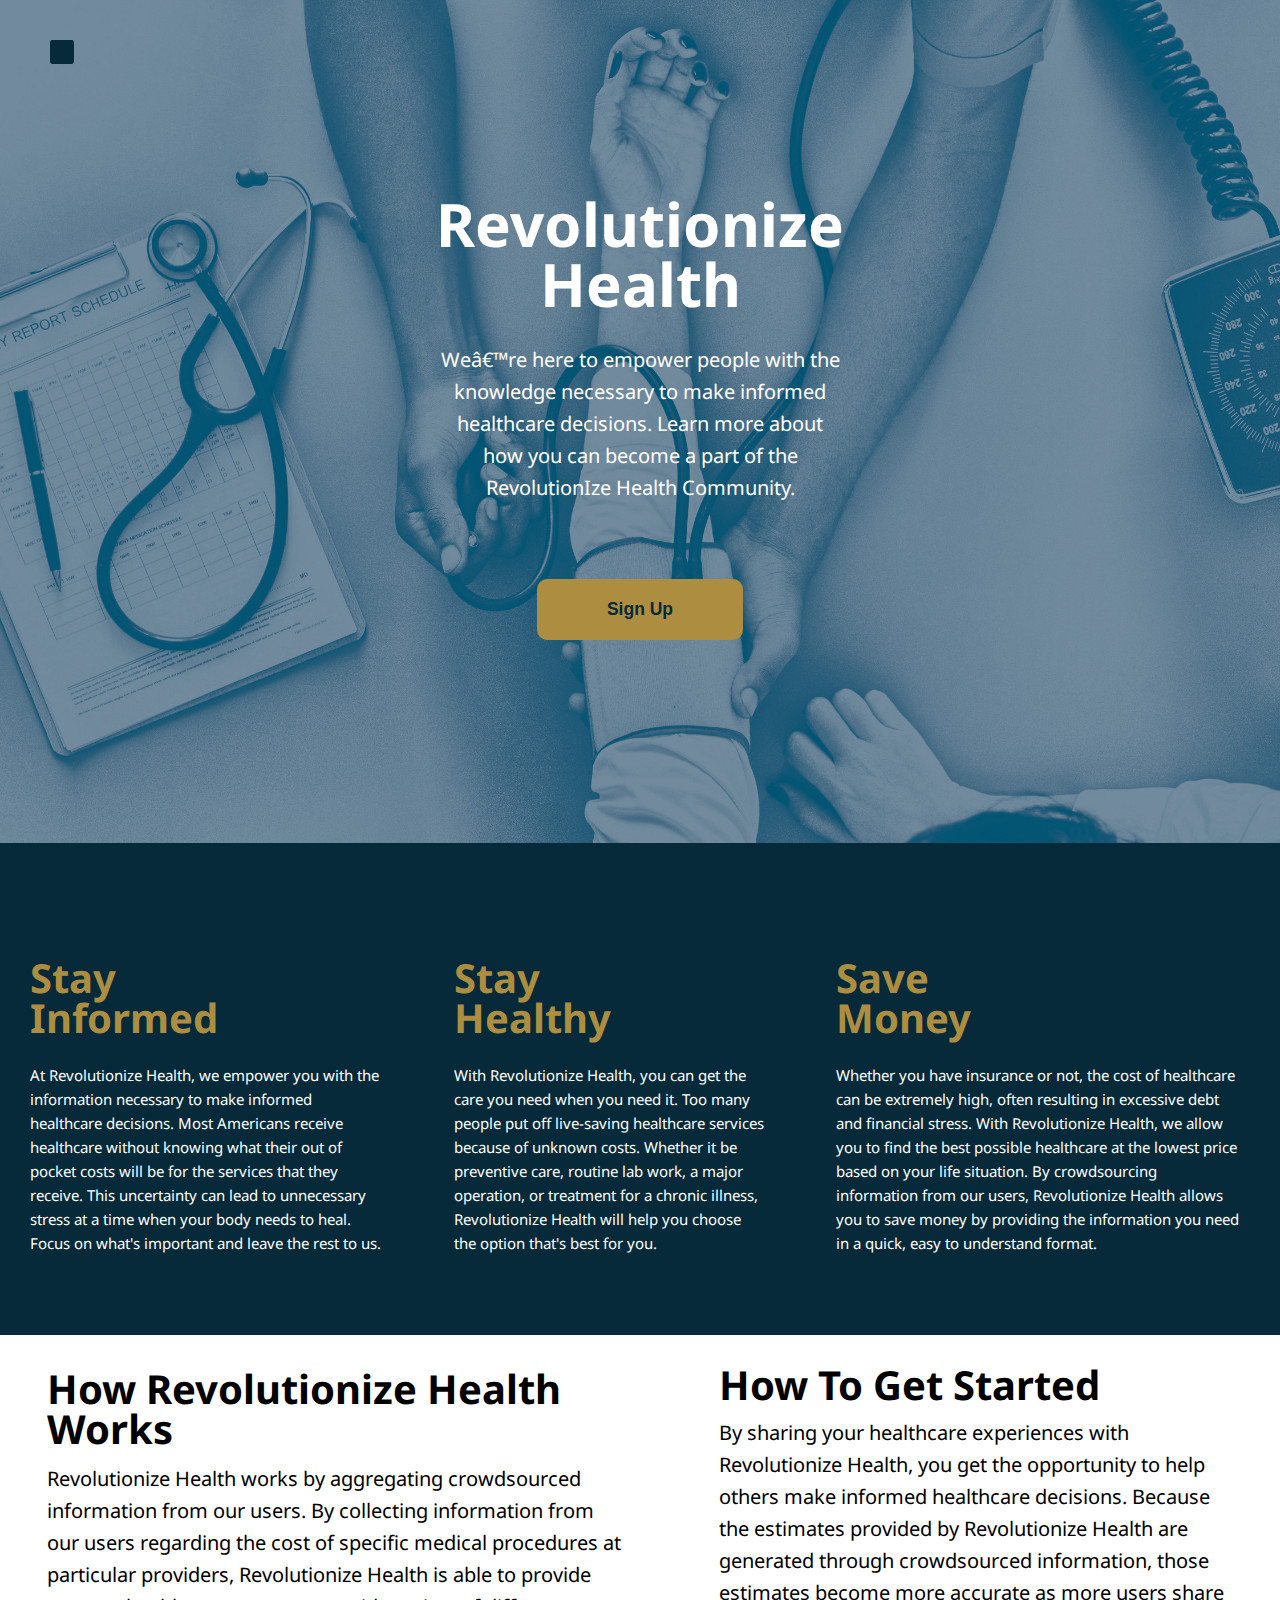
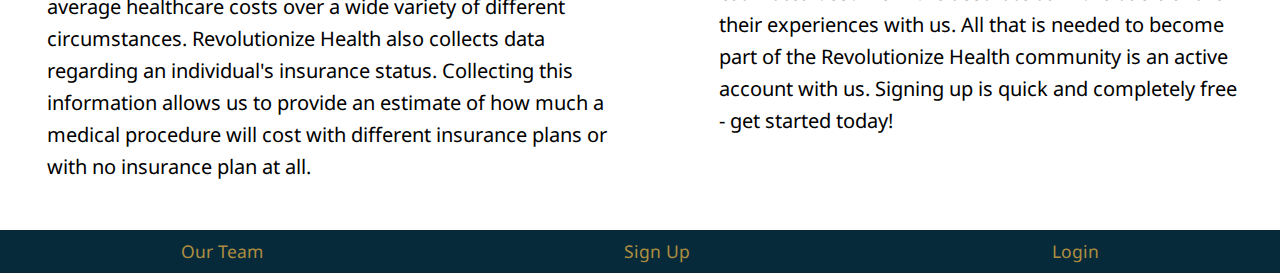
<file: index.html>
<!doctype html>

<html lang="en">

<head>
    <!-- Meta charset here? -->
    <meta name="viewport" content="width=device-width, initial-scale=1, shrink-to-fit=no">

    <title>Revolutionize Health</title>
    <link rel="shortcut icon" type="image/png" href="img/favicon.png">

    <link href="https://fonts.googleapis.com/css?family=Noto+Sans" rel="stylesheet">
    <link href="css/index.css" rel="stylesheet">
    <link rel="stylesheet" href="https://use.fontawesome.com/releases/v5.8.1/css/all.css"
        integrity="sha384-50oBUHEmvpQ+1lW4y57PTFmhCaXp0ML5d60M1M7uH2+nqUivzIebhndOJK28anvf" crossorigin="anonymous">



</head>

<body>
    <section class="navBar">
        <nav>
            <div class="menu-holder">
                <i class="fas fa-bars burger-button"></i>
                <div class="menu-content menu-hidden">
                    <a class="menu-link" href="aboutUs.html">Our Team</a>
                    <a class="menu-link" href="https://rev-health.netlify.com/register">Sign Up</a>
                    <a class="menu-link" href="https://rev-health.netlify.com/login">Login</a>
                </div>
            </div>
        </nav>
    </section>

    <div class="container">
        <header class="indexHeader">

            <h1>Revolutionize <br> Health</h1>
            <p>We’re here to empower people with the knowledge necessary to make informed healthcare decisions. Learn
                more about how you can become a part of the RevolutionIze Health Community.</p>
            <button onclick="location.href='https://rev-health.netlify.com/register'">Sign Up</button>

        </header>

        <section class="secondBodyIndex">
            <div>
                <div class="bodyHeading">
                    <h2>Stay<br> Informed</h2>
                    <i class="fas fa-book-medical"></i>
                </div>
                <p>At Revolutionize Health, we empower you with the information necessary to make informed healthcare
                    decisions. Most Americans receive healthcare without knowing what their out of pocket costs will be
                    for the services that they receive. This uncertainty can lead to unnecessary stress at a time when
                    your body needs to heal. Focus on what's important and leave the rest to us.</p>

            </div>
            <div>
                <div class="bodyHeading">
                    <h2>Stay<br> Healthy</h2>
                    <i class="fas fa-heartbeat"></i>
                </div>
                <p>With Revolutionize Health, you can get the care you need when you need it. Too many people put off
                    live-saving healthcare services because of unknown costs. Whether it be preventive care, routine lab
                    work, a major operation, or treatment for a chronic illness, Revolutionize Health will help you
                    choose the option that's best for you.</p>

            </div>
            <div>
                <div class="bodyHeading">
                    <h2>Save<br> Money</h2>
                    <i class="fas fa-hand-holding-usd"></i>
                </div>
                <p>Whether you have insurance or not, the cost of healthcare can be extremely high, often resulting in
                    excessive debt and financial stress. With Revolutionize Health, we allow you to find the best
                    possible healthcare at the lowest price based on your life situation. By crowdsourcing information
                    from our users, Revolutionize Health allows you to save money by providing the information you need
                    in a quick, easy to understand format. </p>
            </div>
        </section>

        <section class="thirdBodyIndex">
            <div>
                <h2>How Revolutionize Health Works</h2>
                <p>Revolutionize Health works by aggregating crowdsourced information from our users. By collecting
                    information from our users regarding the cost of specific medical procedures at particular
                    providers, Revolutionize Health is able to provide average healthcare costs over a wide variety of
                    different circumstances. Revolutionize Health also collects data regarding an individual's insurance
                    status. Collecting this information allows us to provide an estimate of how much a medical procedure
                    will cost with different insurance plans or with no insurance plan at all.</p>
            </div>
            <div>
                <h2>How To Get Started</h2>
                <p>By sharing your healthcare experiences with Revolutionize Health, you get the opportunity to help
                    others make informed healthcare decisions. Because the estimates provided by Revolutionize Health
                    are generated through crowdsourced information, those estimates become more accurate as more users
                    share their experiences with us. All that is needed to become part of the Revolutionize Health
                    community is an active account with us. Signing up is quick and completely free - get started today!
                </p>
            </div>
        </section>




        <footer>
            <a href="aboutUs.html">Our Team</a>
            <a href="https://rev-health.netlify.com/register">Sign Up</a>
            <a href="https://rev-health.netlify.com/login">Login</a>
        </footer>

    </div>
    <script src="components/menu/menu.js"></script>

</body>

</html>
</file>
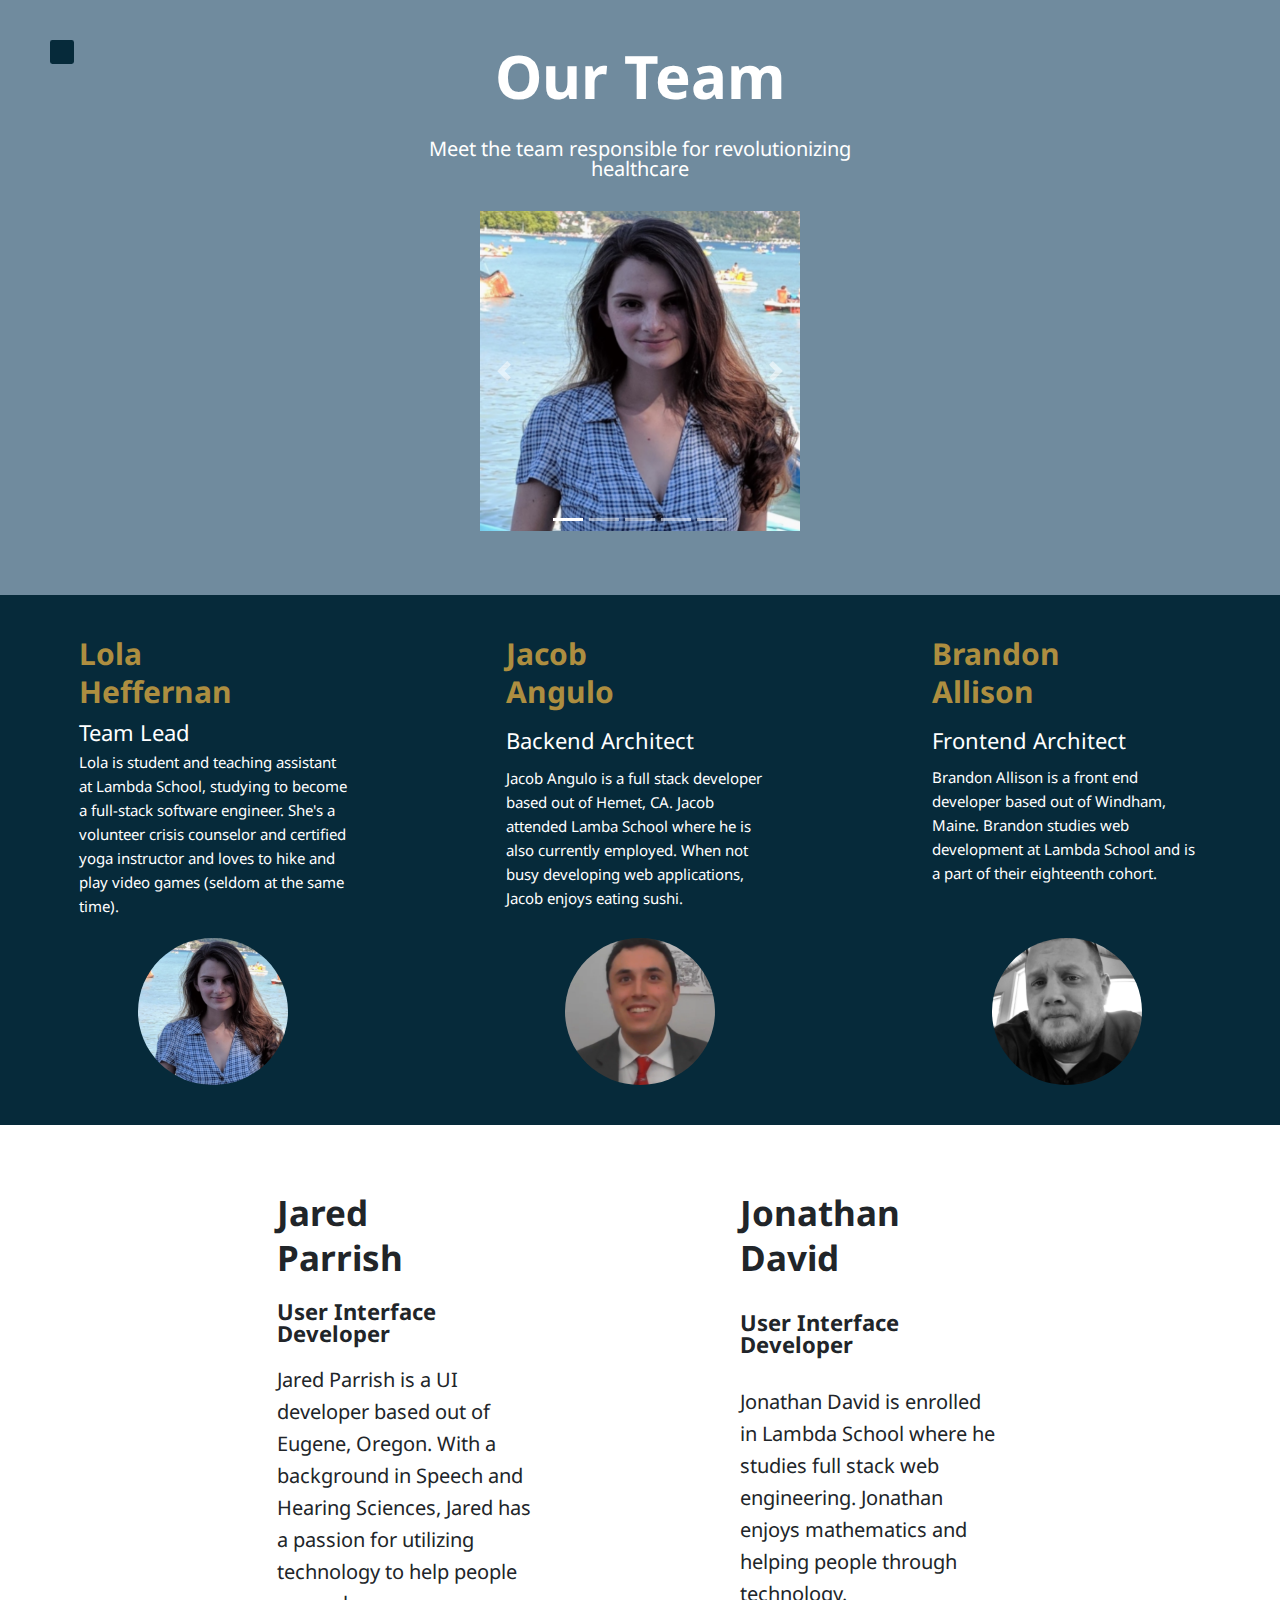
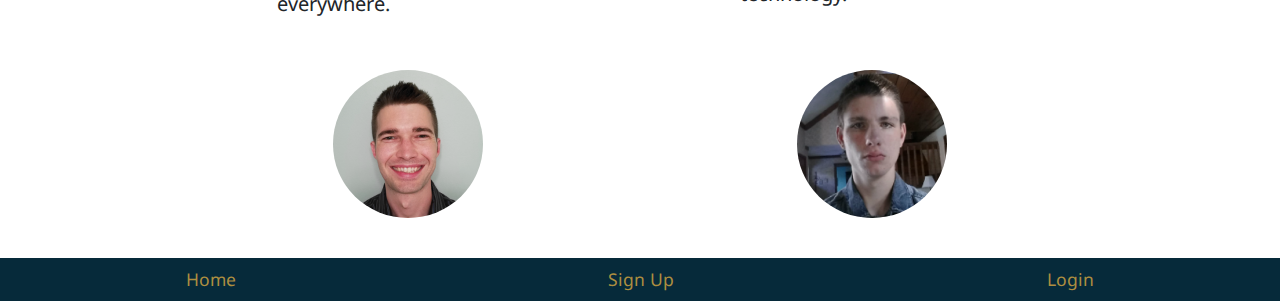
<file: aboutUs.html>
<!doctype html>

<html lang="en">

<head>
    <!-- Meta charset here? -->
    <meta name="viewport" content="width=device-width, initial-scale=1, shrink-to-fit=no">

    <title>About Us</title>
    <link rel="shortcut icon" type="image/png" href="img/favicon.png">

    <link rel="stylesheet" href="https://stackpath.bootstrapcdn.com/bootstrap/4.3.1/css/bootstrap.min.css"
        integrity="sha384-ggOyR0iXCbMQv3Xipma34MD+dH/1fQ784/j6cY/iJTQUOhcWr7x9JvoRxT2MZw1T" crossorigin="anonymous">

    <link href="https://fonts.googleapis.com/css?family=Noto+Sans" rel="stylesheet">
    <link href="css/index.css" rel="stylesheet">
    <link rel="stylesheet" href="https://use.fontawesome.com/releases/v5.8.1/css/all.css"
        integrity="sha384-50oBUHEmvpQ+1lW4y57PTFmhCaXp0ML5d60M1M7uH2+nqUivzIebhndOJK28anvf" crossorigin="anonymous">



</head>

<body>
    <section class="navBar">
        <nav>
            <div class="menu-holder">
                <i class="fas fa-bars burger-button"></i>
                <div class="menu-content menu-hidden">
                    <a class="menu-link" href="index.html">Home</a>
                    <a class="menu-link" href="https://rev-health.netlify.com/register">Sign Up</a>
                    <a class="menu-link" href="https://rev-health.netlify.com/login">Login</a>
                </div>
            </div>
        </nav>
    </section>

    <div class="containerDiv">


        <header class="aboutUsHeader">

            <h1>Our Team</h1>
            <p>Meet the team responsible for revolutionizing healthcare</p>
            <div class="d-flex justify-content-center w-100">
                <div id="revHealthTeam" class="carousel slide w-25" data-ride="carousel" data-interval="false">
                    <ol class="carousel-indicators">
                        <li data-target="#revHealthTeam" data-slide-to="0" class="active"></li>
                        <li data-target="#revHealthTeam" data-slide-to="1"></li>
                        <li data-target="#revHealthTeam" data-slide-to="2"></li>
                        <li data-target="#revHealthTeam" data-slide-to="3"></li>
                        <li data-target="#revHealthTeam" data-slide-to="4"></li>
                    </ol>
                    <div class="carousel-inner">
                        <div class="carousel-item active">
                            <img src="./img/Lola-Heffernan.png" class="d-block w-100" alt="...">
                        </div>
                        <div class="carousel-item">
                            <img src="./img/Jacob-Angulo.png" class="d-block w-100" alt="...">
                        </div>
                        <div class="carousel-item">
                            <img src="./img/Brandon-Allison.png" class="d-block w-100" alt="...">
                        </div>
                        <div class="carousel-item">
                            <img src="./img/Jared-Parrish.png" class="d-block w-100" alt="...">
                        </div>
                        <div class="carousel-item">
                            <img src="./img/Jonathan-David.png" class="d-block w-100" alt="...">
                        </div>
                    </div>
                    <a class="carousel-control-prev" href="#revHealthTeam" role="button" data-slide="prev">
                        <span class="carousel-control-prev-icon" aria-hidden="true"></span>
                        <span class="sr-only">Previous</span>
                    </a>
                    <a class="carousel-control-next" href="#revHealthTeam" role="button" data-slide="next">
                        <span class="carousel-control-next-icon" aria-hidden="true"></span>
                        <span class="sr-only">Next</span>
                    </a>
                </div>
            </div>
        </header>

        <section class="secondBodyAboutUs">
            <div class="profileContainer">
                <h2>Lola<br>Heffernan</h2>
                <h3>Team Lead</h3>
                <p>Lola is student and teaching assistant at Lambda School, studying to become a full-stack software
                    engineer. She's a volunteer crisis counselor and certified yoga instructor and loves to hike and
                    play video games (seldom at the same time).</p>
                <img src="img/Lola-Heffernan.png">
            </div>
            <div class="profileContainer">
                <h2>Jacob<br>Angulo</h2>
                <h3>Backend Architect</h3>
                <p>Jacob Angulo is a full stack developer based out of Hemet, CA. Jacob attended Lamba School where
                    he
                    is also currently employed. When not busy developing web applications, Jacob enjoys eating
                    sushi.
                </p>
                <img class="topImg" src="img/Jacob-Angulo.png">
            </div>
            <div class="profileContainer">
                <h2>Brandon<br>Allison</h2>
                <h3>Frontend Architect</h3>
                <p>Brandon Allison is a front end developer based out of Windham, Maine. Brandon studies web
                    development
                    at Lambda School and is a part of their eighteenth cohort.</p>
                <img id="brandon" src="img/Brandon-Allison.png">
            </div>
        </section>

        <section class="thirdBodyAboutUs">
            <div class="containerContainer">
                <div class="btmProfileContainer">
                    <h2>Jared<br>Parrish</h2>
                    <h3>User Interface Developer</h3>
                    <p>Jared Parrish is a UI developer based out of Eugene, Oregon. With a background in Speech and
                        Hearing Sciences, Jared has a passion for utilizing technology to help people everywhere.
                    </p>
                    <img id="Jared" src="img/Jared-Parrish.png">
                </div>
                <div class="btmProfileContainer">
                    <h2>Jonathan<br>David</h2>
                    <h3>User Interface Developer</h3>
                    <p>Jonathan David is enrolled in Lambda School where he studies full stack web engineering.
                        Jonathan
                        enjoys mathematics and helping people through technology.</p>
                    <img src="img/Jonathan-David.png">
                </div>
            </div>
        </section>





        <footer>
            <a href="index.html">Home</a>
            <a href="https://rev-health.netlify.com/register">Sign Up</a>
            <a href="https://rev-health.netlify.com/login">Login</a>
        </footer>

    </div>

    <script src="components/menu/menu.js"></script>
    <script src="https://code.jquery.com/jquery-3.3.1.slim.min.js"
        integrity="sha384-q8i/X+965DzO0rT7abK41JStQIAqVgRVzpbzo5smXKp4YfRvH+8abtTE1Pi6jizo"
        crossorigin="anonymous"></script>
    <script src="https://cdnjs.cloudflare.com/ajax/libs/popper.js/1.14.7/umd/popper.min.js"
        integrity="sha384-UO2eT0CpHqdSJQ6hJty5KVphtPhzWj9WO1clHTMGa3JDZwrnQq4sF86dIHNDz0W1"
        crossorigin="anonymous"></script>
    <script src="https://stackpath.bootstrapcdn.com/bootstrap/4.3.1/js/bootstrap.min.js"
        integrity="sha384-JjSmVgyd0p3pXB1rRibZUAYoIIy6OrQ6VrjIEaFf/nJGzIxFDsf4x0xIM+B07jRM"
        crossorigin="anonymous"></script>
</body>

</html>
</file>
<file: css/index.css>
/* http://meyerweb.com/eric/tools/css/reset/ 
   v2.0 | 20110126
   License: none (public domain)
*/
html,
body,
div,
span,
applet,
object,
iframe,
h1,
h2,
h3,
h4,
h5,
h6,
p,
blockquote,
pre,
a,
abbr,
acronym,
address,
big,
cite,
code,
del,
dfn,
em,
img,
ins,
kbd,
q,
s,
samp,
small,
strike,
strong,
sub,
sup,
tt,
var,
b,
u,
i,
center,
dl,
dt,
dd,
ol,
ul,
li,
fieldset,
form,
label,
legend,
table,
caption,
tbody,
tfoot,
thead,
tr,
th,
td,
article,
aside,
canvas,
details,
embed,
figure,
figcaption,
footer,
header,
hgroup,
menu,
nav,
output,
ruby,
section,
summary,
time,
mark,
audio,
video {
  margin: 0;
  padding: 0;
  border: 0;
  font-size: 100%;
  font: inherit;
  vertical-align: baseline;
}
/* HTML5 display-role reset for older browsers */
article,
aside,
details,
figcaption,
figure,
footer,
header,
hgroup,
menu,
nav,
section {
  display: block;
}
body {
  line-height: 1;
}
ol,
ul {
  list-style: none;
}
blockquote,
q {
  quotes: none;
}
blockquote:before,
blockquote:after,
q:before,
q:after {
  content: '';
  content: none;
}
table {
  border-collapse: collapse;
  border-spacing: 0;
}
* {
  box-sizing: border-box;
}
html {
  font-size: 62.5%;
  font-family: 'Noto Sans', sans-serif;
}
.navBar {
  background-color: #062a3a;
  color: #AD8E40;
  font-size: 2rem;
}
.navBar nav {
  width: 100%;
  /* padding: 3.5rem; */
  display: flex;
  justify-content: space-around;
}
.navBar nav a {
  color: #AD8E40;
  text-decoration: none;
}
.navBar nav a :visited {
  color: white;
}
.menu-holder {
  z-index: 2;
  position: absolute;
  left: 5rem;
  width: 7.5%;
  cursor: pointer;
}
.menu-holder .burger-button {
  border: 0.2rem solid #062a3a;
  border-radius: 10%;
  background-color: #062a3a;
  color: #AD8E40;
  font-size: 3.2rem;
  font-weight: bold;
  padding: 1rem;
  top: 4rem;
  position: absolute;
}
.menu-holder .menu-content {
  width: 15rem;
  position: absolute;
  background-color: #062a3a;
  display: flex;
  flex-direction: column;
  align-items: center;
  top: 8.5rem;
  border: 2rem, solid white;
  border-radius: 0% 5% 5% 5%;
  animation: fadein 0.5s;
}
.menu-holder .menu-link {
  width: 100%;
  text-align: left;
  padding: 2rem 2rem;
  font-size: 2rem;
  font-weight: bold;
  text-decoration: none;
  color: white;
}
.menu-holder .menu-hidden {
  display: none;
}
@keyframes fadein {
  from {
    opacity: 0;
  }
  to {
    opacity: 1;
  }
}
@keyframes fadeout {
  from {
    opacity: 1;
  }
  to {
    opacity: 0;
  }
}
.indexHeader {
  background-image: url("../img/bp-pic-styled.jpg");
  background-size: 100%;
  display: flex;
  flex-direction: column;
  justify-content: center;
  background-size: cover;
  padding: 12% 0;
  color: white;
}
@media (max-width: 800px) {
  .indexHeader {
    background-position: 40% 60%;
  }
}
.indexHeader h1 {
  font-size: 6rem;
  text-align: center;
  padding: 2rem;
  margin-top: 2rem;
  font-weight: bold;
}
@media (max-width: 800px) {
  .indexHeader h1 {
    font-size: 5.5rem;
    padding-top: 5rem;
  }
}
@media (max-width: 500px) {
  .indexHeader h1 {
    font-size: 4.5rem;
    padding-top: 5rem;
  }
}
.indexHeader p {
  font-size: 2rem;
  padding: 2rem;
  text-align: center;
  padding: 1rem 5.5rem 2.5rem 5.5rem;
  width: 40%;
  margin: 0 auto;
  line-height: 3.2rem;
}
@media (max-width: 800px) {
  .indexHeader p {
    /* padding:1rem 2.5rem 2.5rem 2.5rem; */
    width: 100%;
  }
}
@media (max-width: 500px) {
  .indexHeader p {
    /*  padding:1rem 0.5rem 2.5rem 0.5rem; */
    width: 100%;
  }
}
.indexHeader button {
  padding: 2rem 7rem;
  margin: 5rem auto;
  border: none;
  background-color: #AD8E40;
  color: #062a3a;
  border-radius: 1rem;
  font-weight: bolder;
  font-size: 1.75rem;
  cursor: pointer;
  transition: background-color 0.5s;
}
.indexHeader button:hover {
  background-color: white;
  color: #062a3a;
  transition: background-color 0.5s;
}
@media (max-width: 500px) {
  .indexHeader button {
    margin: 2rem 30% 1rem 30%;
    padding: 1.5rem 3rem;
  }
}
.aboutUsHeader {
  background-color: #708B9E;
  display: flex;
  flex-direction: column;
  justify-content: center;
  padding: 0.5% 0 5% 0;
  color: white;
}
@media (max-width: 500px) {
  .aboutUsHeader {
    padding: 18% 0 5% 0;
  }
}
.aboutUsHeader h1 {
  font-size: 6rem;
  text-align: center;
  padding: 2rem;
  margin-top: 2rem;
  font-weight: bold;
}
.aboutUsHeader p {
  font-size: 2rem;
  padding: 2rem;
  text-align: center;
  padding: 1% 1% 2.5% 1%;
  width: 40%;
  margin: 0 auto;
}
@media (max-width: 800px) {
  .aboutUsHeader p {
    padding: 1rem 2.5rem 2.5rem 2.5rem;
  }
}
@media (max-width: 500px) {
  .aboutUsHeader p {
    padding: 1rem 0.5rem 2.5rem 0.5rem;
  }
}
.secondBodyIndex {
  color: white;
  background-color: #062a3a;
  display: flex;
  padding: 6rem 0 8rem 0;
}
@media (max-width: 800px) {
  .secondBodyIndex {
    flex-direction: column;
  }
}
@media (max-width: 500px) {
  .secondBodyIndex {
    flex-direction: column;
  }
}
.secondBodyIndex div {
  padding: 3rem 4rem 0rem 3rem;
}
.secondBodyIndex .bodyHeading {
  display: flex;
  justify-content: space-between;
  flex-wrap: nowrap;
  align-items: flex-end;
  padding: 2.5rem 0rem;
}
.secondBodyIndex h2 {
  font-size: 4rem;
  color: #AD8E40;
  font-weight: bold;
  text-align: left;
}
.secondBodyIndex p {
  font-size: 1.5rem;
  padding: 2rem, 0rem, 1rem, 0rem;
  line-height: 2.4rem;
}
.secondBodyIndex .fa-book-medical {
  font-size: 5rem;
  text-align: center;
  margin-right: 7%;
}
.secondBodyIndex .fa-heartbeat {
  font-size: 5rem;
  text-align: center;
  margin-right: 7%;
}
.secondBodyIndex .fa-hand-holding-usd {
  font-size: 5rem;
  text-align: center;
  margin-right: 7%;
}
.secondBodyAboutUs {
  color: white;
  background-color: #062a3a;
  justify-content: space-evenly;
  display: flex;
}
@media (max-width: 800px) {
  .secondBodyAboutUs {
    flex-direction: column;
  }
}
@media (max-width: 500px) {
  .secondBodyAboutUs {
    flex-direction: column;
  }
}
.secondBodyAboutUs .profileContainer {
  /* padding: 3rem 4rem; */
  width: 27%;
  margin: 2rem 4.6%;
  min-height: 40rem;
  padding: 2rem;
  display: flex;
  flex-direction: column;
  justify-content: space-between;
  align-items: flex-start;
}
@media (max-width: 800px) {
  .secondBodyAboutUs .profileContainer {
    width: 90%;
    padding: 1rem 5%;
  }
}
@media (max-width: 500px) {
  .secondBodyAboutUs .profileContainer {
    width: 90%;
  }
}
.secondBodyAboutUs h2 {
  color: #AD8E40;
  font-size: 3rem;
  padding-bottom: 1rem;
  font-weight: bold;
  line-height: 3.8rem;
}
.secondBodyAboutUs h3 {
  font-size: 2.2rem;
  padding-bottom: 2.5%;
}
.secondBodyAboutUs p {
  font-size: 1.5rem;
  padding: 2rem, 0rem, 1rem, 0rem;
  line-height: 2.4rem;
}
.secondBodyAboutUs img {
  width: 15rem;
  height: 14.75rem;
  border-radius: 50%;
  position: relative;
  margin: 2rem auto 0;
}
#brandon {
  margin-top: 4.5rem;
}
.thirdBodyIndex {
  display: flex;
}
@media (max-width: 500px) {
  .thirdBodyIndex {
    flex-direction: column;
  }
}
.thirdBodyIndex h2 {
  font-size: 4rem;
  padding: 5% 7% 1% 7%;
  font-weight: bold;
}
@media (max-width: 800px) {
  .thirdBodyIndex h2 {
    padding: 8% 7% 3% 7%;
  }
}
@media (max-width: 500px) {
  .thirdBodyIndex h2 {
    padding: 10% 10% 5% 10%;
  }
}
.thirdBodyIndex p {
  font-size: 2rem;
  padding: 1% 7% 7% 7%;
  line-height: 3.2rem;
}
@media (max-width: 800px) {
  .thirdBodyIndex p {
    padding: 1% 7% 12% 7%;
  }
}
@media (max-width: 500px) {
  .thirdBodyIndex p {
    padding: 2% 10% 10% 10%;
  }
}
.thirdBodyIndex img {
  width: 20%;
  height: auto;
}
.thirdBodyAboutUs {
  display: flex;
}
@media (max-width: 500px) {
  .thirdBodyAboutUs {
    flex-direction: column;
  }
}
.thirdBodyAboutUs .containerContainer {
  display: flex;
  flex-direction: row;
  justify-content: center;
}
@media (max-width: 800px) {
  .thirdBodyAboutUs .containerContainer {
    flex-direction: column;
  }
}
@media (max-width: 500px) {
  .thirdBodyAboutUs .containerContainer {
    flex-direction: column;
  }
}
.thirdBodyAboutUs .containerContainer .btmProfileContainer {
  width: 27%;
  margin: 2rem 4.6%;
  min-height: 40rem;
  padding: 2rem;
  display: flex;
  flex-direction: column;
  justify-content: space-between;
  align-items: flex-start;
}
@media (max-width: 800px) {
  .thirdBodyAboutUs .containerContainer .btmProfileContainer {
    width: 90%;
    padding: 1rem 5%;
  }
}
@media (max-width: 500px) {
  .thirdBodyAboutUs .containerContainer .btmProfileContainer {
    width: 90%;
  }
}
.thirdBodyAboutUs .containerContainer .btmProfileContainer h2 {
  font-size: 3.5rem;
  font-weight: bolder;
  padding: 2.5rem 7% 1rem 7%;
  line-height: 4.5rem;
}
@media (max-width: 800px) {
  .thirdBodyAboutUs .containerContainer .btmProfileContainer h2 {
    padding: 3rem 7% 0 7%;
  }
}
@media (max-width: 500px) {
  .thirdBodyAboutUs .containerContainer .btmProfileContainer h2 {
    padding: 5rem 10% 0 10%;
  }
}
.thirdBodyAboutUs .containerContainer .btmProfileContainer h3 {
  font-size: 2.2rem;
  font-weight: bold;
  padding: 1rem 7% 1rem 7%;
}
@media (max-width: 800px) {
  .thirdBodyAboutUs .containerContainer .btmProfileContainer h3 {
    padding: 3rem 7% 1rem 7%;
  }
}
@media (max-width: 500px) {
  .thirdBodyAboutUs .containerContainer .btmProfileContainer h3 {
    padding: 2rem 10% 1rem 10%;
  }
}
.thirdBodyAboutUs .containerContainer .btmProfileContainer p {
  font-size: 2rem;
  padding: 1rem 7% 3rem 7%;
  line-height: 3.2rem;
}
@media (max-width: 800px) {
  .thirdBodyAboutUs .containerContainer .btmProfileContainer p {
    padding: 0.5rem 7% 1rem 7%;
  }
}
@media (max-width: 500px) {
  .thirdBodyAboutUs .containerContainer .btmProfileContainer p {
    padding: 0.5rem 10% 5rem 10%;
  }
}
.thirdBodyAboutUs .containerContainer .btmProfileContainer img {
  width: 15rem;
  height: 14.75rem;
  border-radius: 50%;
  position: relative;
  margin: 2rem auto 0;
}
footer {
  background-color: #062a3a;
  display: flex;
  justify-content: space-around;
  padding: 1% 0%;
}
@media (max-width: 800px) {
  footer {
    padding: 1.5% 0%;
  }
}
@media (max-width: 500px) {
  footer {
    padding: 4% 0%;
  }
}
footer a {
  font-size: 1.75rem;
  color: #AD8E40;
  width: auto;
  text-decoration: none;
  transition: color 0.5s;
}
footer a:hover {
  color: white;
  transition: color 0.5s;
}
.carousel-frame img {
  padding: none;
  margin: none;
  box-sizing: border-box;
}
@media (max-width: 800px) {
  .carousel-frame img {
    width: 100%;
    height: 100%;
  }
}
@media (max-width: 500px) {
  .carousel-frame img {
    width: 100%;
    height: 100%;
  }
}
.carousel-container {
  width: 47rem;
  margin: auto;
  border: 1rem solid #062a3a;
  overflow: hidden;
  position: relative;
  background-position-x: 5rem;
}
@media (max-width: 800px) {
  .carousel-container {
    width: 30rem;
  }
}
.carousel-frame {
  display: flex;
  width: 100%;
  height: auto;
}
#prevBtn {
  position: absolute;
  bottom: 10%;
  left: 5%;
  z-index: 10;
  font-size: 4rem;
  color: white;
  opacity: 0.8;
  cursor: pointer;
}
#nextBtn {
  position: absolute;
  bottom: 10%;
  right: 5%;
  z-index: 10;
  font-size: 4rem;
  color: white;
  opacity: 0.8;
  cursor: pointer;
}
</file>
